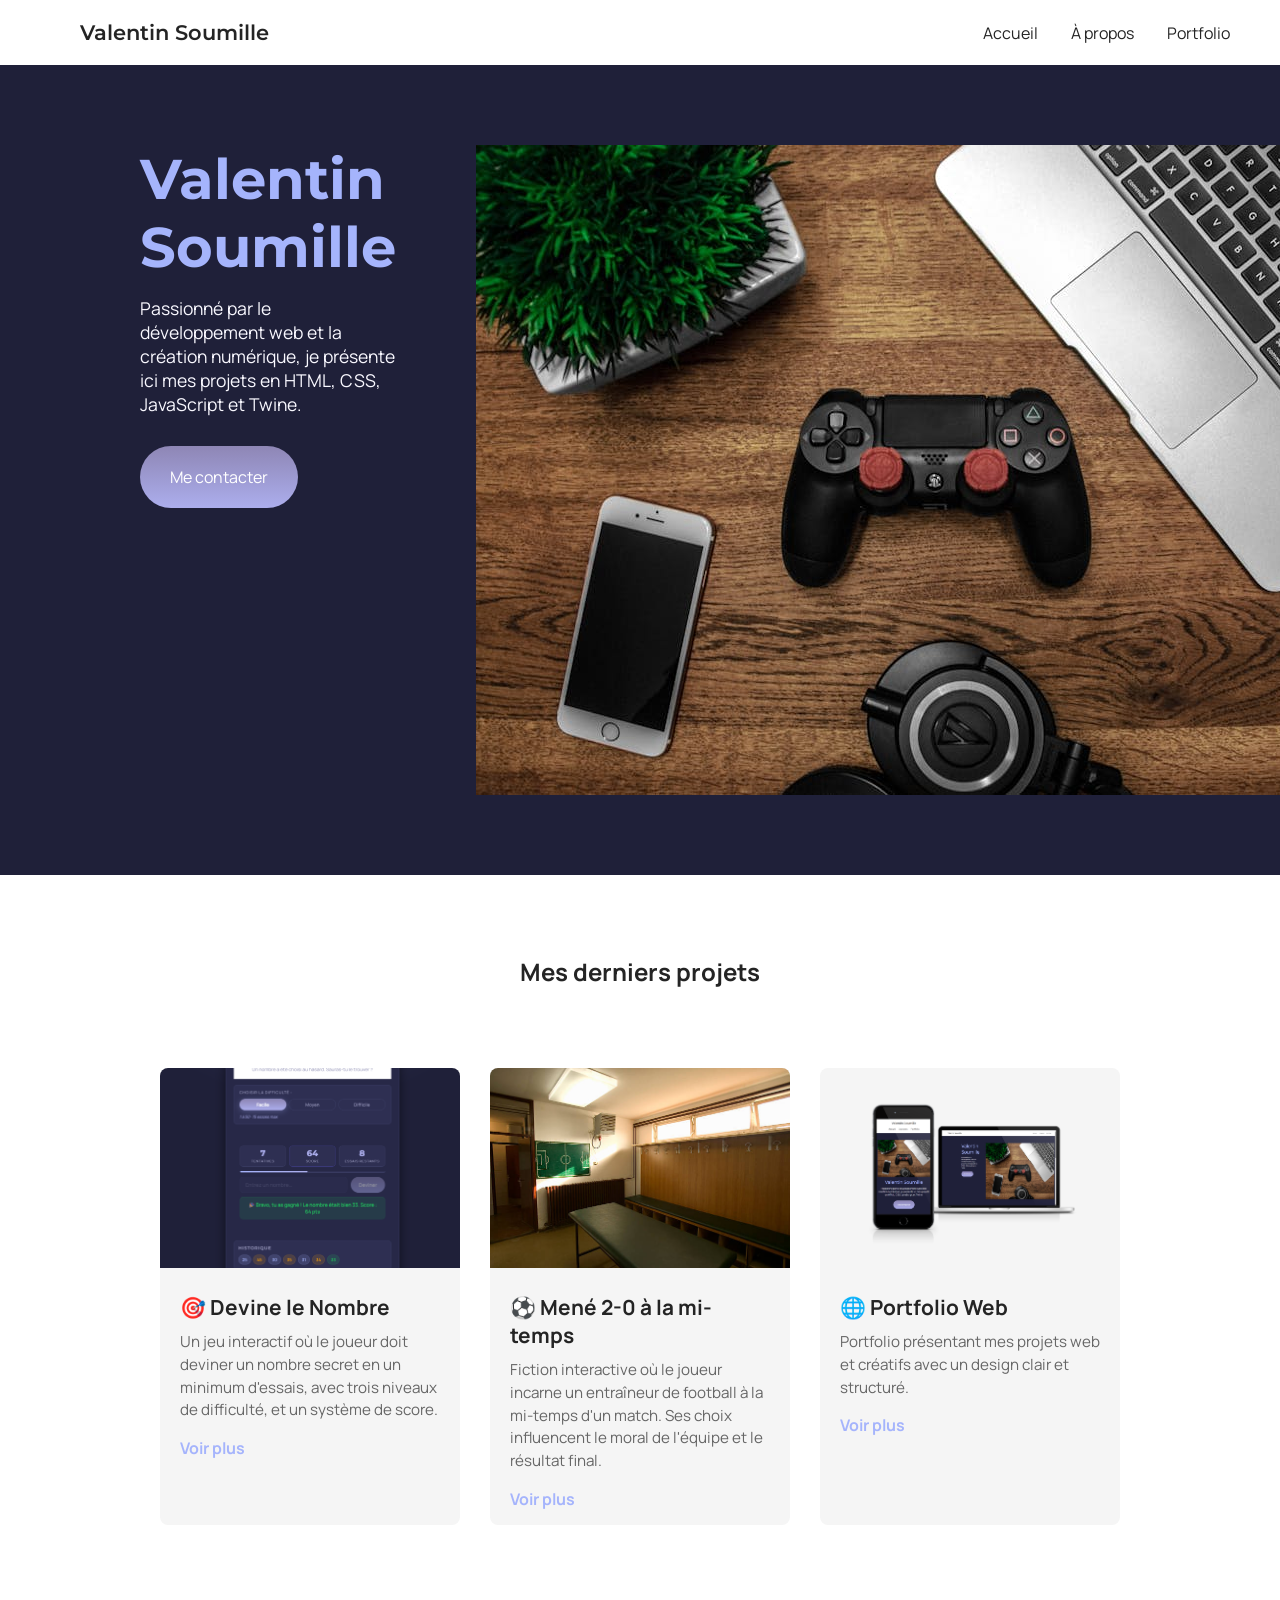
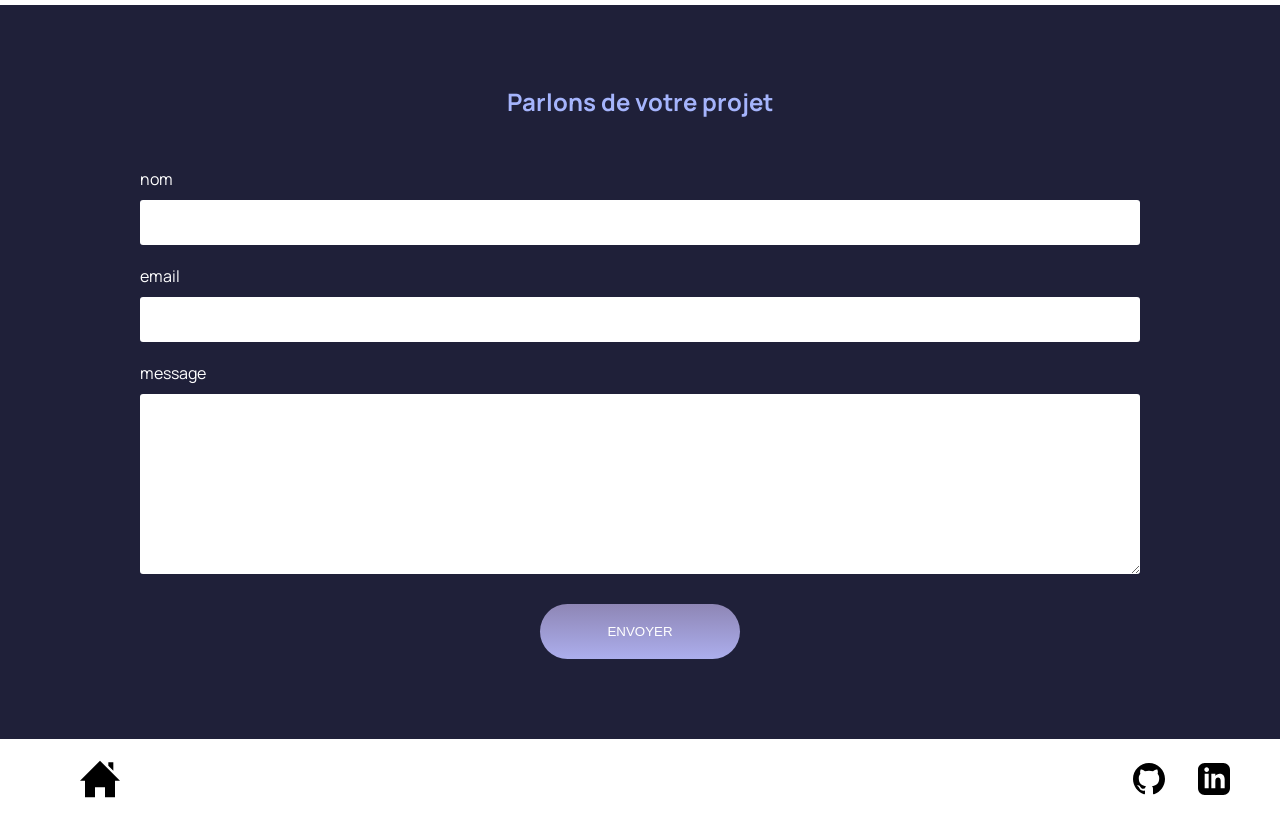
<file: index.html>
<!DOCTYPE html>
<html lang="fr">

<head>
    <meta charset="utf-8" />
    <meta name="viewport" content="width=device-width, initial-scale=1.0">
    <title>Accueil - Valentin Soumille Portfolio</title>
    <link href="css/style.css" rel="stylesheet">
    <link href="css/index.css" rel="stylesheet">
    <link rel="preconnect" href="https://fonts.googleapis.com">
    <link rel="preconnect" href="https://fonts.gstatic.com" crossorigin>
    <link href="https://fonts.googleapis.com/css2?family=Manrope&family=Montserrat&display=swap" rel="stylesheet">
</head>
<body>
    <header>
        <nav>
            <a href="index.html" class="logo">Valentin Soumille</a>
            <div>
                <a href="index.html">Accueil</a>
                <a href="a-propos.html">À propos</a>
                <a href="portfolio.html">Portfolio</a>
            </div>
        </nav>
    </header>
    <main>
        <section class="accueil-introduction">
        <div>
            <h1>Valentin Soumille</h1>
            <p>
                 Passionné par le développement web et la création numérique, 
                je présente ici mes projets en HTML, CSS, JavaScript et Twine.
            </p>
            <a href="#contact" class="cta">Me contacter</a>
        </div>
        <img src="images/gaming_workspace_topview.jpg" alt="Setup gaming et création numérique">
        </section>
        <section class="accueil-photos">
            <h2>Mes derniers projets</h2>
            <div class="projets-conteneur">
                <!-- PROJET 1 -->
                <div class="carte-projet">
                    <img src="projets/javascript/images/devine_le_nombre.png" alt="Devine le Nombre" />
                    <h3>🎯 Devine le Nombre</h3>
                    <p>Un jeu interactif où le joueur doit deviner un nombre secret en un minimum d'essais,
                        avec trois niveaux de difficulté, et un système de score.
                    </p>
                    <a href="portfolio.html#projet-1" class="projet-lien">Voir plus</a>
                </div>
                <!-- PROJET 2 -->
                <div class="carte-projet">
                    <img src="projets/twine/images/twine_intro_vestiaire.jpg" alt="Mené 2-0 à la mi-temps" />
                    <h3>⚽ Mené 2-0 à la mi-temps</h3>
                    <p>Fiction interactive où le joueur incarne un entraîneur de football à la mi-temps d'un match.
                        Ses choix influencent le moral de l'équipe et le résultat final.
                    </p>
                    <a href="portfolio.html#projet-2" class="projet-lien">Voir plus</a>
                </div>
                <!-- PROJET 3 -->
                <div class="carte-projet">
                    <img src="projets/site-web/images/mockup_device.png" alt="Mockup Device Portfolio Web" />
                    <h3>🌐 Portfolio Web</h3>
                    <p>Portfolio présentant mes projets web et créatifs avec un design clair et structuré.</p>
                    <a href="portfolio.html#projet-3" class="projet-lien">Voir plus</a>
                </div>
            </div>
        </section>
        <section id="contact" class="section-contact">
            <h2>Parlons de votre projet</h2>
            <form method="get" action="">
                <div class="form-nom-email">
                    <div class="form-column">
                        <label for="nom">nom</label>
                        <input type="text" name="nom" id="nom" />
                    </div>
                </div>
                <div class="form-column">
                    <label for="email">email</label>
                    <input type="email" name="email" id="email" />
                   </div>
                </div>
                <label for="message">message</label>
                <textarea name="message" id="message" rows="10"></textarea>
                <input type="submit" value="ENVOYER" class="cta" />
            </form>
        </section>
    </main>
    <footer>
       <a href="index.html" class="lien-icone">
        <img src="images/icon-home.svg" alt="accueil" width="40px" height="40px" />
       </a>
       <div>
        <a target="_blank" href="https://github.com/RaccoonVanguard" class="lien-icone">
             <img src="images/icon-github.svg" alt="Logo Github" width="32px" height="32px" />
        </a>
        <a target="_blank" href="https://www.linkedin.com/in/valentin-soumille-17a0013b8/" class="lien-icone">
             <img src="images/icon-linkedin.svg" alt="Logo Linkedin" width="32px" height="32px" />
        </a>
       </div>
    </footer>
</body>
</html>
</file>
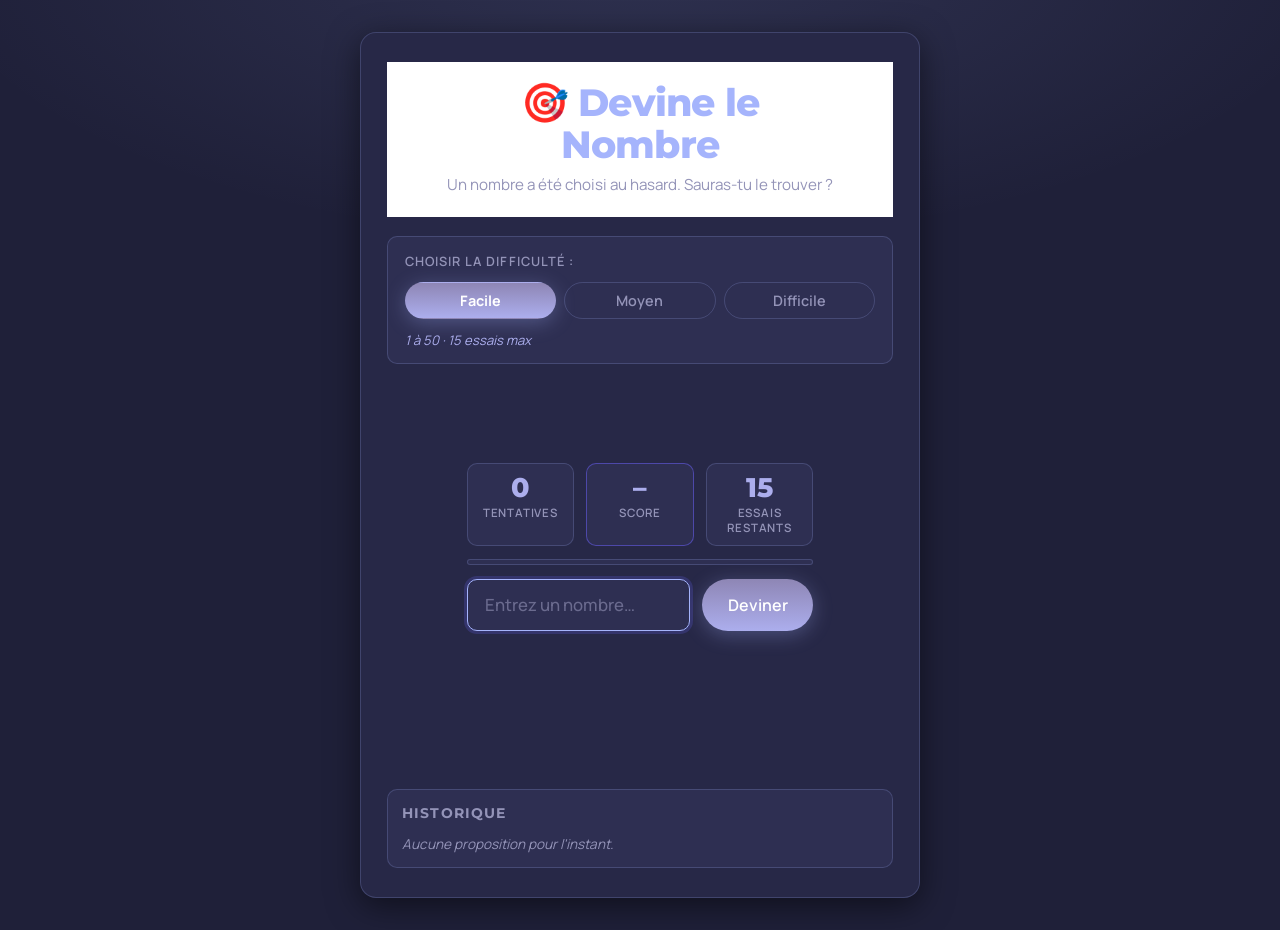
<file: projets/javascript/index.html>
<!DOCTYPE html>
<html lang="fr">
<head>
  <meta charset="UTF-8" />
  <meta name="viewport" content="width=device-width, initial-scale=1.0" />
  <title>Deviner le Nombre – Mini-Jeu</title>

  <!-- CSS global du portfolio -->
  <link href="../../css/style.css" rel="stylesheet" />
  <link href="../../css/portfolio.css" rel="stylesheet" />

  <!-- Styles spécifiques au jeu -->
  <link href="css/game.css" rel="stylesheet" />

  <!-- Polices Google Fonts -->
  <link rel="preconnect" href="https://fonts.googleapis.com" />
  <link rel="preconnect" href="https://fonts.gstatic.com" crossorigin />
  <link href="https://fonts.googleapis.com/css2?family=Montserrat:wght@700;800&family=Manrope:wght@400;500;600;700&display=swap" rel="stylesheet" />

  <!-- Scripts du jeu — chargés dans l'ordre de dépendance :
       config  → etat  → ui  → game  → main
       defer : téléchargement en parallèle, exécution après le DOM -->
  <script src="scripts/config.js" defer></script>
  <script src="scripts/etat.js"   defer></script>
  <script src="scripts/ui.js"     defer></script>
  <script src="scripts/game.js"   defer></script>
  <script src="scripts/main.js"   defer></script>
</head>
<body>

  <!-- =============================================
       SECTION PRINCIPALE DU JEU
  ============================================= -->
  <main class="jeu-conteneur" id="jeu-conteneur">

    <!-- En-tête du jeu -->
    <header class="jeu-entete">
      <h1 class="jeu-titre">🎯 Devine le Nombre</h1>
      <p class="jeu-sous-titre">Un nombre a été choisi au hasard. Sauras-tu le trouver ?</p>
    </header>

    <!-- Sélecteur de difficulté -->
    <section class="jeu-difficulte" aria-label="Niveau de difficulté">
      <p class="jeu-difficulte-label">Choisir la difficulté :</p>
      <div class="jeu-difficulte-boutons" role="group" aria-label="Niveaux">
        <button class="btn-difficulte actif" data-niveau="facile"    aria-pressed="true">Facile</button>
        <button class="btn-difficulte"       data-niveau="moyen"     aria-pressed="false">Moyen</button>
        <button class="btn-difficulte"       data-niveau="difficile" aria-pressed="false">Difficile</button>
      </div>
      <p class="jeu-difficulte-info" id="info-difficulte">1 à 50 · 15 essais max</p>
    </section>

    <!-- Zone de jeu principale -->
    <section class="jeu-zone" aria-live="polite">

      <!-- Statistiques (essais, score, restants) -->
      <div class="jeu-stats">
        <div class="jeu-stat">
          <span class="jeu-stat-valeur" id="compteur-tentatives">0</span>
          <span class="jeu-stat-etiquette">Tentatives</span>
        </div>
        <div class="jeu-stat jeu-stat--score">
          <span class="jeu-stat-valeur" id="score-actuel">–</span>
          <span class="jeu-stat-etiquette">Score</span>
        </div>
        <div class="jeu-stat">
          <span class="jeu-stat-valeur" id="essais-restants">15</span>
          <span class="jeu-stat-etiquette">Essais restants</span>
        </div>
      </div>

      <!-- Barre de progression des essais -->
      <div class="jeu-barre-conteneur" aria-label="Progression des essais" role="progressbar" aria-valuemin="0" aria-valuemax="100" aria-valuenow="0">
        <div class="jeu-barre-fond">
          <div class="jeu-barre-remplissage" id="barre-progression"></div>
        </div>
      </div>

      <!-- Champ de saisie et bouton -->
      <div class="jeu-saisie">
        <input
          type="number"
          id="champ-proposition"
          class="jeu-input"
          placeholder="Entrez un nombre…"
          min="1"
          max="100"
          aria-label="Votre proposition"
          autocomplete="off"
        />
        <!-- Plus de onclick="..." : les événements sont gérés dans main.js -->
        <button class="btn-deviner" id="btn-deviner">
          Deviner
        </button>
      </div>

      <!-- Message de retour (trop petit / trop grand / bravo) -->
      <div class="jeu-message" id="message-retour" role="status" aria-live="assertive"></div>

    </section>

    <!-- Historique des propositions -->
    <section class="jeu-historique" aria-label="Historique des propositions">
      <h2 class="jeu-historique-titre">Historique</h2>
      <ul class="jeu-historique-liste" id="historique-liste">
        <li class="jeu-historique-vide">Aucune proposition pour l'instant.</li>
      </ul>
    </section>

    <!-- Bouton Rejouer (masqué par défaut) -->
    <div class="jeu-rejouer" id="zone-rejouer" hidden>
      <!-- Plus de onclick="..." : l'événement est géré dans main.js -->
      <button class="btn-rejouer" id="btn-rejouer">
        🔄 Rejouer
      </button>
    </div>

  </main>

</body>
</html>
</file>
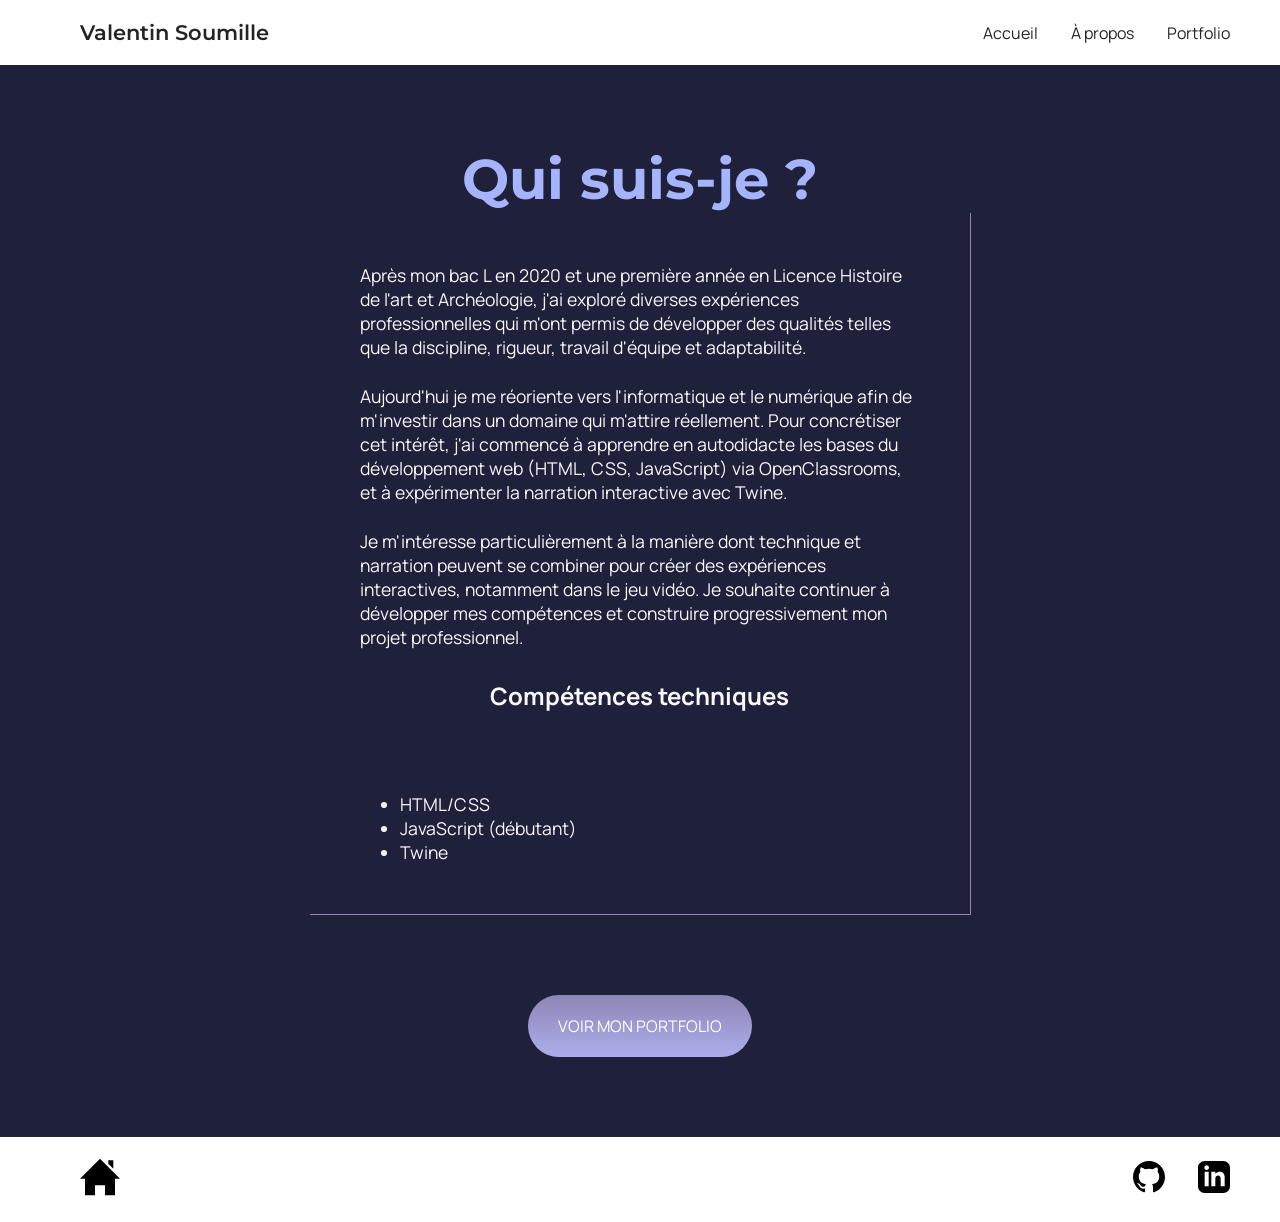
<file: a-propos.html>
<!DOCTYPE html>
<html>

<head>
<meta charset="utf-8" />
<meta name="viewport" content="width=device-width, initial-scale=1.0">
<title>À propos - Valentin Soumille</title>
<link href="css/style.css" rel="stylesheet" />
<link href="css/a-propos.css" rel="stylesheet" />
<link rel="preconnect" href="https://fonts.googleapis.com">
 <link rel="preconnect" href="https://fonts.gstatic.com" crossorigin>
 <link href="https://fonts.googleapis.com/css2?family=Manrope&family=Montserrat&display=swap" rel="stylesheet">
</head>

<body>
    <header>
        <nav>
            <a href="index.html" class="logo">Valentin Soumille</a>
            <div>
                <a href="index.html">Accueil</a>
                <a href="a-propos.html">À propos</a>
                <a href="portfolio.html">Portfolio</a>
            </div>
        </nav>
    </header>
    <main class="a-propos-main">
        <section>
            <h1>Qui suis-je ?</h1>
            <div class="carre-contenu">
                <p>
                  Après mon bac L en 2020 et une première année en Licence Histoire de l'art et Archéologie,
                  j'ai exploré diverses expériences professionnelles qui m'ont permis de développer 
                  des qualités telles que la discipline, rigueur, travail d'équipe et adaptabilité.
                </p>
                 <p>
                  Aujourd'hui je me réoriente vers l'informatique et le numérique afin de m'investir dans un domaine
                  qui m'attire réellement. Pour concrétiser cet intérêt, j'ai commencé à apprendre en autodidacte les bases du 
                  développement web (HTML, CSS, JavaScript) via OpenClassrooms, et à expérimenter la narration interactive avec Twine.
                </p>
                 <p>
                  Je m'intéresse particulièrement à la manière dont technique et narration peuvent se combiner pour créer des expériences interactives,
                  notamment dans le jeu vidéo. Je souhaite continuer à développer mes compétences et construire progressivement mon projet professionnel.
                </p>
                <h2>Compétences techniques</h2>
                <ul>
                    <li>HTML/CSS</li>
                    <li>JavaScript (débutant)</li>
                    <li>Twine</li>
                </ul>
            </div>
            <div>
                <a href="portfolio.html" class="cta">VOIR MON PORTFOLIO</a>
            </div>
        </section>
    </main>
   <footer>
    <a href="index.html" class="lien-icone">
        <img src="images/icon-home.svg" alt="accueil" width="40px" height="40px" />
    </a>
    <div>
        <a target="_blank" href="https://github.com/RaccoonVanguard" class="lien-icone" >
            <img src="images/icon-github.svg" alt="Logo Github" width="32px" height="32px" />
        </a>
        <a target="_blank" href="https://www.linkedin.com/in/valentin-soumille-17a0013b8/" class="lien-icone" >
            <img src="images/icon-linkedin.svg" alt="Logo Linkedin" width="32px" height="32px" />
        </a>
    </div>
   </footer> 
</body>
</html>
</file>
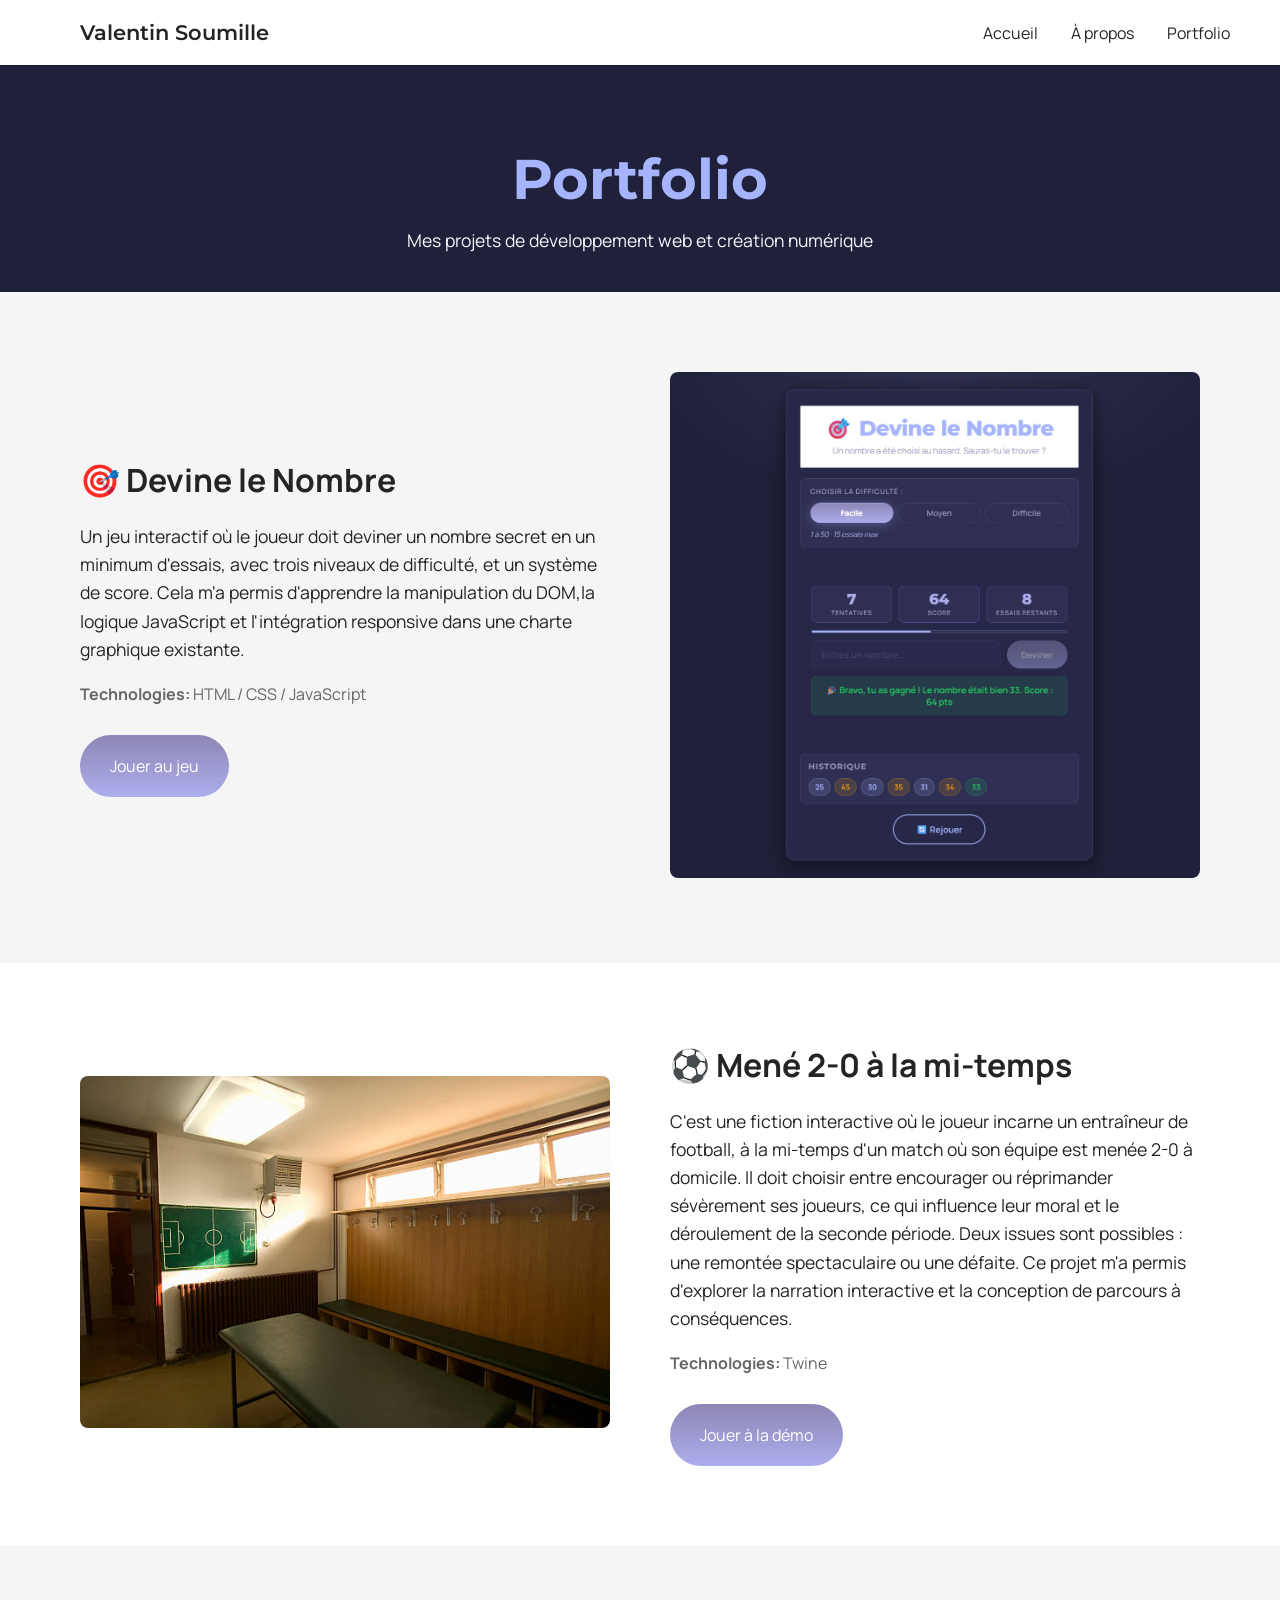
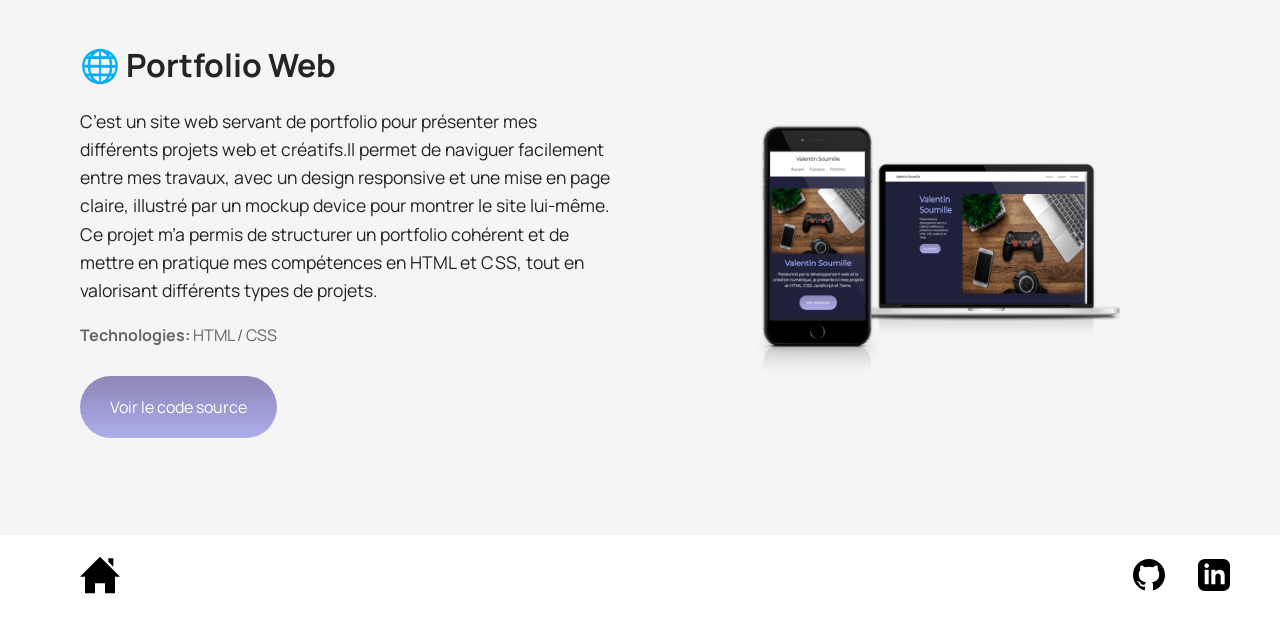
<file: portfolio.html>
<!DOCTYPE html>
<html>

<head>
    <meta charset="utf-8" />
    <meta name="viewport" content="width=device-width, initial-scale=1.0">
    <title>Portfolio - Valentin Soumille</title>
    <link href="css/style.css" rel="stylesheet" />
    <link href="css/portfolio.css" rel="stylesheet" />
     <link rel="preconnect" href="https://fonts.googleapis.com">
     <link rel="preconnect" href="https://fonts.gstatic.com" crossorigin>
     <link href="https://fonts.googleapis.com/css2?family=Manrope&family=Montserrat&display=swap" rel="stylesheet">
</head>
<body>
    <header>
        <nav>
           <a href="index.html" class="logo">Valentin Soumille</a>
           <div>
            <a href="index.html">Accueil</a>
            <a href="a-propos.html">À propos</a>
            <a href="portfolio.html">Portfolio</a>
          </div>
        </nav>
    </header>
    <main>
        <section class="portfolio-header">
            <h1>Portfolio</h1>
            <p>Mes projets de développement web et création numérique</p>
        </section>

        <!-- PROJET 1 -->
        <section class="portfolio-projet" id="projet-1">
            <div class="projet-contenu">
                <div class="projet-texte">
                    <h2>🎯 Devine le Nombre</h2>
                    <p class="projet-description">
                        Un jeu interactif où le joueur doit deviner un nombre secret en un minimum d'essais, 
                        avec trois niveaux de difficulté, et un système de score.
                        Cela m'a permis d'apprendre la manipulation du DOM,la logique JavaScript 
                        et l'intégration responsive dans une charte graphique existante.
                    </p>
                    <div class="projet-technologies">
                        <strong>Technologies:</strong> HTML / CSS / JavaScript
                    </div>
                    <a href="projets/javascript/index.html" class="cta">Jouer au jeu</a>
                </div>
                <div class="projet-image">
                    <img src="projets/javascript/images/devine_le_nombre.png" alt="Devine le Nombre" />
                </div>
            </div>
        </section>

        <!-- PROJET 2 -->
        <section class="portfolio-projet" id="projet-2">
            <div class="projet-contenu">
                <div class="projet-image">
                    <img src="projets/twine/images/twine_intro_vestiaire.jpg" alt="Mené 2-0 à la mi-temps" />
                </div>
                <div class="projet-texte">
                    <h2>⚽ Mené 2-0 à la mi-temps</h2>
                    <p class="projet-description">
                        C'est une fiction interactive où le joueur incarne un entraîneur de football, 
                        à la mi-temps d'un match où son équipe est menée 2-0 à domicile.
                        Il doit choisir entre encourager ou réprimander sévèrement ses joueurs, 
                        ce qui influence leur moral et le déroulement de la seconde période.
                        Deux issues sont possibles : une remontée spectaculaire ou une défaite.
                        Ce projet m'a permis d'explorer la narration interactive et la conception de parcours à conséquences.
                    </p>
                    <div class="projet-technologies">
                        <strong>Technologies:</strong> Twine
                    </div>
                    <a href="projets/twine/index.html" class="cta">Jouer à la démo</a>
                </div>
            </div>
        </section>

        <!-- PROJET 3 -->
        <section class="portfolio-projet" id="projet-3">
            <div class="projet-contenu">
                <div class="projet-texte">
                    <h2>🌐 Portfolio Web</h2>
                    <p class="projet-description">
                        C’est un site web servant de portfolio pour présenter mes différents projets web et créatifs.Il permet de naviguer facilement entre mes travaux, 
                        avec un design responsive et une mise en page claire, illustré par un mockup device pour montrer le site lui-même.
                        Ce projet m’a permis de structurer un portfolio cohérent et de mettre en pratique mes compétences en HTML et CSS, 
                        tout en valorisant différents types de projets.
                    </p>
                    <div class="projet-technologies">
                        <strong>Technologies:</strong> HTML / CSS
                    </div>
                    <a href="https://github.com/RaccoonVanguard/mon-portfolio.git" target="_blank" class="cta" title="Dépôt GitHub">Voir le code source</a>
                </div>
                <div class="projet-image">
                    <img src="projets/site-web/images/mockup_device.png" alt="Mockup Device Portfolio Web" />
                </div>
            </div>
        </section>

    </main>

    <footer>
         <a href="index.html" class="lien-icone">
            <img src="images/icon-home.svg" alt="accueil" width="40px" height="40px" />
        </a>
        <div>
            <a target="_blank" href="https://github.com/RaccoonVanguard" class="lien-icone">
                <img src="images/icon-github.svg" alt="Logo Github" width="32px" height="32px" />
            </a>
            <a target="_blank" href="https://www.linkedin.com/in/valentin-soumille-17a0013b8/" class="lien-icone">
                <img src="images/icon-linkedin.svg" alt="Logo Linkedin" width="32px" height="32px" />
            </a>
        </div>
    </footer>

</body>

</html>
</file>
<file: css/style.css>
* {
  margin: 0;
}

body {
  font-family: 'Manrope', sans-serif;
  font-size: 1em;
  background-color: #1f2039;
}

a {
  color: #242424;
  text-decoration: none;
}

em {
  color: #a5b4fc;
  font-style: normal;
}

h1 {
  font-size: 3.5em;
  color: #a5b4fc;
  font-family: 'Montserrat', sans-serif;
}

h2 {
  color: #f9f8ff;
}

p,
li {
  font-size: 1.1em;
  color: #f9f8ff;
}

header,
footer {
  background-color: white;
  padding: 20px 50px;
}

.cta {
  display: inline-block;
  background: linear-gradient(#8e86b5, #acaeed);
  color: white;
  border-radius: 50px;
  padding: 20px 30px;
}

a:hover {
  text-decoration: underline;
}

.cta:hover {
  background: linear-gradient(#696484, #8788ba);
  text-decoration: none;
}

.lien-icone {
  margin-left: 30px;
}

.lien-icone:hover {
  opacity: 0.5;
}

section {
  padding: 80px;
}

footer,
nav {
  display: flex;
  flex-direction: row;
  align-items: center;
  justify-content: space-between;
}

nav a {
  margin-left: 30px;
}

.logo {
  font-family: 'Montserrat', sans-serif;
  font-size: 1.3em;
  font-weight: 600;
  color: #242424;
}

.logo:hover {
  text-decoration: none;
  opacity: 0.7;
}

@media screen and (max-width: 996px) {
  header nav {
    flex-direction: column;
    align-items: center;
    justify-content: center;
  }

 .logo {
    margin-bottom: 20px;
  }

  header,
  footer {
    padding: 20px 20px;
  }

  h1 {
    font-size: 2em;
  }

  section {
    padding: 50px 20px 50px 20px;
  }

  nav a {
    margin-left: 10px;
    margin-right: 10px;
  }
}
</file>
<file: css/index.css>
.accueil-photos {
  background-color: white;
  padding: 80px;
}

.accueil-photos h2 {
  color: #242424;
  text-align: center;
  margin-bottom: 80px;
}

.projets-conteneur {
  display: flex;
  flex-direction: row;
  gap: 30px;
  justify-content: center;
  flex-wrap: wrap;
}

.carte-projet {
  flex: 1;
  min-width: 250px;
  max-width: 300px;
  background-color: #f5f5f5;
  border-radius: 8px;
  overflow: hidden;
  transition: transform 0.3s ease, box-shadow 0.3s ease;
}

.carte-projet:hover {
  transform: translateY(-5px);
  box-shadow: 0 10px 25px rgba(0, 0, 0, 0.1);
}

.carte-projet img {
  width: 100%;
  height: 200px;
  object-fit: cover;
}

.carte-projet h3 {
  color: #242424;
  font-size: 1.3em;
  padding: 20px 20px 10px 20px;
  margin: 0;
}

.carte-projet p {
  color: #666;
  font-size: 0.95em;
  padding: 0 20px;
  margin: 0;
  line-height: 1.5;
}

.projet-lien {
  display: inline-block;
  color: #a5b4fc;
  text-decoration: none;
  padding: 15px 20px;
  font-weight: bold;
  transition: color 0.3s ease;
}

.projet-lien:hover {
  color: #8e86b5;
  text-decoration: underline;
}

.accueil-introduction {
  display: flex;
  flex-direction: row;
  max-width: 1000px;
  align-items: flex-start;
  margin: auto;
}

.accueil-introduction h1 {
  margin-bottom: 15px;
}

.accueil-introduction p {
  margin-bottom: 30px;
}

.accueil-introduction div {
  padding-right: 80px;
}

.section-contact h2 {
  color: #a5b4fc;
  text-align: center;
  margin-bottom: 50px;
}

form {
  display: flex;
  flex-direction: column;
  max-width: 1000px;
  margin: auto;
  color: white;
}

.form-nom-email {
  display: flex;
  flex-direction: row;
  gap: 20px;
}

.form-column {
  flex: 1;
  display: flex;
  flex-direction: column;
  margin-bottom: 20px;
}

input,
textarea {
  padding: 15px;
  border-radius: 3px;
  border: none;
}

label {
  margin-bottom: 10px;
}

input[type='submit'] {
  width: 200px;
  margin: auto;
  margin-top: 30px;
}

@media screen and (max-width: 996px) {
  .accueil-introduction {
    flex-direction: column;
    align-items: center;
    justify-content: center;
  }

  .accueil-introduction div {
    padding-right: 0;
    text-align: center;
    order: 2;
  }

  .accueil-introduction img {
    order: 1;
    margin-bottom: 20px;
    width: 100%;
  }

  .accueil-photos {
    padding: 20px;
  }

    .projets-conteneur{
    flex-direction: column;
    align-items: center;
    gap: 20px;
  }

    .carte-projet {
    min-width: 100%;
    max-width: 100%;
  }

  

  .section-contact {
    padding: 50px 20px;
  }

  .form-nom-email {
    flex-direction: column;
    gap: 0;
  }
}
</file>
<file: css/portfolio.css>
.portfolio-header {
  text-align: center;
  padding-bottom: 40px;
}

.portfolio-header h1 {
  margin-bottom: 15px;
}

.portfolio-header p {
  font-size: 1.1em;
  color: #f9f8ff;
}

/* Projet Sections */
.portfolio-projet {
  background-color: white;
  padding: 80px;
  margin-bottom: 0;
}

.portfolio-projet:nth-child(odd) {
  background-color: white;
}

.portfolio-projet:nth-child(even) {
  background-color: #f5f5f5;
}

.projet-contenu {
  display: flex;
  flex-direction: row;
  align-items: center;
  gap: 60px;
  max-width: 1200px;
  margin: 0 auto;
}

.projet-texte {
  flex: 1;
}

.projet-image {
  flex: 1;
}

.projet-image img {
  width: 100%;
  height: auto;
  border-radius: 8px;
  object-fit: cover;
}

.portfolio-projet h2 {
  color: #242424;
  font-size: 2em;
  margin-bottom: 20px;
}

.projet-description {
  color: #242424;
  font-size: 1.1em;
  margin-bottom: 20px;
  line-height: 1.6;
}

.projet-technologies {
  color: #666;
  font-size: 1em;
  margin-bottom: 30px;
}

.portfolio-projet .cta {
  background: linear-gradient(#8e86b5, #acaeed);
  color: white;
  text-decoration: none;
}

.portfolio-projet:nth-child(even) .project-contenu {
  flex-direction: row-reverse;
}

/* Responsive Design */
@media screen and (max-width: 996px) {
  .portfolio-projet {
    padding: 50px 20px;
  }

  .projet-contenu {
    flex-direction: column;
    gap: 30px;
  }

  .portfolio-projet:nth-child(even) .projet-contenu {
    flex-direction: column;
  }

  .projet-texte,
  .projet-image {
    flex: 1 1 100%;
  }

  .portfolio-projet h2 {
    font-size: 1.5em;
  }

  .projet-description {
    font-size: 1em;
  }
}
</file>
<file: projets/javascript/css/game.css>
/* ==============================================
   game.css – Styles spécifiques au mini-jeu
   "Deviner le Nombre"
   Auteur : [Ton Nom] – Portfolio MMI / BTS SIO

   ⚠️  Ce fichier reprend exactement la charte de
       style.css + portfolio.css :
       - Fond      : #1f2039
       - Accent    : #a5b4fc  (em, h1, liens)
       - CTA       : dégradé #8e86b5 → #acaeed, radius 50px
       - Texte     : #f9f8ff
       - Polices   : Manrope (corps) / Montserrat (titres)
   ============================================== */

/* ── Variables CSS du jeu ──────────────────────
   Synchronisées avec style.css et portfolio.css.
   Modifier ici si la charte évolue.
   ────────────────────────────────────────────── */
:root {
  --jeu-accent:          #a5b4fc;
  --jeu-accent-clair:    #acaeed;
  --jeu-gradient-debut:  #8e86b5;
  --jeu-gradient-fin:    #acaeed;
  --jeu-succes:          #22c55e;
  --jeu-erreur:          #ef4444;
  --jeu-attention:       #f59e0b;
  --jeu-fond:            #1f2039;
  --jeu-surface:         #272847;
  --jeu-surface-2:       #2e2f52;
  --jeu-texte:           #f9f8ff;
  --jeu-texte-doux:      #9494b8;
  --jeu-bordure:         rgba(165, 180, 252, 0.2);
  --jeu-police-titre:    'Montserrat', sans-serif;
  --jeu-police-texte:    'Manrope', sans-serif;
  --jeu-radius:          16px;
  --jeu-radius-sm:       10px;
  --jeu-radius-btn:      50px;
  --jeu-ombre:           0 8px 32px rgba(0, 0, 0, 0.5);
  --jeu-ombre-accent:    0 4px 20px rgba(165, 180, 252, 0.3);
  --jeu-transition:      0.25s cubic-bezier(0.4, 0, 0.2, 1);
}

/* ── Reset minimal ──────────────────────────── */
*, *::before, *::after {
  box-sizing: border-box;
  margin: 0;
  padding: 0;
}

/* ── Fond de page ─────────────────────────────── */
body {
  min-height: 100vh;
  display: flex;
  align-items: center;
  justify-content: center;
  padding: 2rem 1rem;
  background-image:
    radial-gradient(ellipse 80% 45% at 50% -5%, rgba(165,180,252,0.12) 0%, transparent 70%);
}

/* ── Conteneur principal du jeu ─────────────── */
.jeu-conteneur {
  width: 100%;
  max-width: 560px;
  background: var(--jeu-surface);
  border: 1px solid var(--jeu-bordure);
  border-radius: var(--jeu-radius);
  padding: 1.8rem 1.6rem;
  box-shadow: var(--jeu-ombre);
  display: flex;
  flex-direction: column;
  gap: 1.2rem;
  animation: apparition 0.5s var(--jeu-transition) both;
}

@keyframes apparition {
  from { opacity: 0; transform: translateY(24px); }
  to   { opacity: 1; transform: translateY(0);    }
}

/* ── En-tête ────────────────────────────────── */
.jeu-entete {
  text-align: center;
}

.jeu-titre {
  font-family: var(--jeu-police-titre);
  font-size: clamp(1.8rem, 5vw, 2.4rem);
  font-weight: 800;
  letter-spacing: -0.02em;
  color: var(--jeu-accent);
  line-height: 1.1;
  margin-bottom: 0.5rem;
}

.jeu-sous-titre {
  color: var(--jeu-texte-doux);
  font-size: 0.95rem;
  line-height: 1.5;
}

/* ── Sélecteur de difficulté ────────────────── */
.jeu-difficulte {
  background: var(--jeu-surface-2);
  border-radius: var(--jeu-radius-sm);
  padding: 0.9rem 1.1rem;
  display: flex;
  flex-direction: column;
  gap: 0.75rem;
  border: 1px solid var(--jeu-bordure);
}

.jeu-difficulte-label {
  font-size: 0.8rem;
  text-transform: uppercase;
  letter-spacing: 0.08em;
  color: var(--jeu-texte-doux);
  font-weight: 600;
}

.jeu-difficulte-boutons {
  display: flex;
  gap: 0.5rem;
  flex-wrap: wrap;
}

.btn-difficulte {
  flex: 1;
  min-width: 80px;
  padding: 0.5rem 1.2rem;
  border: 1px solid var(--jeu-bordure);
  background: transparent;
  color: var(--jeu-texte-doux);
  border-radius: var(--jeu-radius-btn);
  font-family: var(--jeu-police-texte);
  font-size: 0.9rem;
  font-weight: 600;
  cursor: pointer;
  transition: all var(--jeu-transition);
}

.btn-difficulte:hover {
  border-color: var(--jeu-accent);
  color: var(--jeu-texte);
  background: rgba(165, 180, 252, 0.1);
}

.btn-difficulte.actif {
  background: linear-gradient(var(--jeu-gradient-debut), var(--jeu-gradient-fin));
  border-color: transparent;
  color: #fff;
  font-weight: 700;
  box-shadow: var(--jeu-ombre-accent);
}

.jeu-difficulte-info {
  font-size: 0.82rem;
  color: var(--jeu-accent-clair);
  font-style: italic;
}

/* ── Zone principale de jeu ─────────────────── */
.jeu-zone {
  display: flex;
  flex-direction: column;
  gap: 0.85rem;
}

/* ── Statistiques ──────────────────────────── */
.jeu-stats {
  display: grid;
  grid-template-columns: repeat(3, 1fr);
  gap: 0.75rem;
}

.jeu-stat {
  background: var(--jeu-surface-2);
  border: 1px solid var(--jeu-bordure);
  border-radius: var(--jeu-radius-sm);
  padding: 0.6rem 0.6rem;
  text-align: center;
  display: flex;
  flex-direction: column;
  gap: 0.25rem;
  transition: border-color var(--jeu-transition);
}

.jeu-stat--score {
  border-color: rgba(108, 99, 255, 0.5);
}

.jeu-stat-valeur {
  font-family: var(--jeu-police-titre);
  font-size: 1.7rem;
  font-weight: 800;
  color: var(--jeu-accent-clair);
  line-height: 1;
  transition: color var(--jeu-transition), transform 0.15s;
}

.jeu-stat-valeur.animer {
  animation: popValeur 0.3s ease both;
}

@keyframes popValeur {
  0%   { transform: scale(1);    }
  50%  { transform: scale(1.25); }
  100% { transform: scale(1);    }
}

.jeu-stat-etiquette {
  font-size: 0.72rem;
  text-transform: uppercase;
  letter-spacing: 0.07em;
  color: var(--jeu-texte-doux);
  font-weight: 600;
}

/* ── Barre de progression ───────────────────── */
.jeu-barre-conteneur {
  display: flex;
  flex-direction: column;
  gap: 0.3rem;
}

.jeu-barre-fond {
  height: 6px;
  background: var(--jeu-surface-2);
  border-radius: 99px;
  overflow: hidden;
  border: 1px solid var(--jeu-bordure);
}

.jeu-barre-remplissage {
  height: 100%;
  width: 0%;
  background: linear-gradient(90deg, var(--jeu-accent), var(--jeu-accent-clair));
  border-radius: 99px;
  transition: width 0.4s var(--jeu-transition), background 0.4s;
}

.jeu-barre-remplissage.danger {
  background: linear-gradient(90deg, var(--jeu-attention), var(--jeu-erreur));
}

/* ── Zone de saisie ─────────────────────────── */
.jeu-saisie {
  display: flex;
  gap: 0.75rem;
}

.jeu-input {
  flex: 1;
  padding: 0.85rem 1.1rem;
  background: var(--jeu-surface-2);
  border: 1.5px solid var(--jeu-bordure);
  border-radius: var(--jeu-radius-sm);
  color: var(--jeu-texte);
  font-family: var(--jeu-police-texte);
  font-size: 1.05rem;
  font-weight: 500;
  outline: none;
  transition: border-color var(--jeu-transition), box-shadow var(--jeu-transition);
  -moz-appearance: textfield;
  appearance: textfield;
}

.jeu-input::-webkit-outer-spin-button,
.jeu-input::-webkit-inner-spin-button {
  -webkit-appearance: none;
}

.jeu-input::placeholder {
  color: var(--jeu-texte-doux);
  opacity: 0.6;
}

.jeu-input:focus {
  border-color: var(--jeu-accent);
  box-shadow: 0 0 0 3px rgba(108, 99, 255, 0.2);
}

.jeu-input:disabled {
  opacity: 0.45;
  cursor: not-allowed;
}

/* ── Bouton "Deviner" ───────────────────────── */
.btn-deviner {
  padding: 0.85rem 1.6rem;
  background: linear-gradient(var(--jeu-gradient-debut), var(--jeu-gradient-fin));
  color: #fff;
  border: none;
  border-radius: var(--jeu-radius-btn);
  font-family: var(--jeu-police-texte);
  font-size: 1rem;
  font-weight: 600;
  cursor: pointer;
  transition: background var(--jeu-transition), transform 0.15s, box-shadow var(--jeu-transition);
  white-space: nowrap;
  box-shadow: var(--jeu-ombre-accent);
}

.btn-deviner:hover:not(:disabled) {
  background: linear-gradient(#696484, #8788ba);
  transform: translateY(-1px);
  box-shadow: 0 6px 24px rgba(165, 180, 252, 0.4);
}

.btn-deviner:active:not(:disabled) {
  transform: translateY(0);
}

.btn-deviner:disabled {
  opacity: 0.45;
  cursor: not-allowed;
  box-shadow: none;
}

/* ── Message de retour ──────────────────────── */
.jeu-message {
  min-height: 2.8rem;
  display: flex;
  align-items: center;
  justify-content: center;
  border-radius: var(--jeu-radius-sm);
  padding: 0.8rem 1.2rem;
  font-size: 1rem;
  font-weight: 600;
  text-align: center;
  transition: all var(--jeu-transition);
  opacity: 0;
}

.jeu-message.visible      { opacity: 1; }
.jeu-message.trop-petit   { background: rgba(165,180,252,0.12); color: var(--jeu-accent);    border: 1px solid rgba(165,180,252,0.3); }
.jeu-message.trop-grand   { background: rgba(245,158,11,0.12);  color: var(--jeu-attention); border: 1px solid rgba(245,158,11,0.3);  }
.jeu-message.gagne        { background: rgba(34,197,94,0.12);   color: var(--jeu-succes);    border: 1px solid rgba(34,197,94,0.3);   }
.jeu-message.perdu        { background: rgba(239,68,68,0.12);   color: var(--jeu-erreur);    border: 1px solid rgba(239,68,68,0.3);   }

.jeu-message.animer {
  animation: rebond 0.35s ease both;
}

@keyframes rebond {
  0%   { transform: scale(0.92); opacity: 0; }
  60%  { transform: scale(1.03); opacity: 1; }
  100% { transform: scale(1);    opacity: 1; }
}

/* ── Animation de secousse du champ invalide ──
   Déclenchée par agiterInput() dans ui.js      */
@keyframes agiter {
  0%, 100% { transform: translateX(0);   }
  20%       { transform: translateX(-6px); }
  40%       { transform: translateX(6px);  }
  60%       { transform: translateX(-4px); }
  80%       { transform: translateX(4px);  }
}

/* ── Historique des propositions ─────────────── */
.jeu-historique {
  background: var(--jeu-surface-2);
  border: 1px solid var(--jeu-bordure);
  border-radius: var(--jeu-radius-sm);
  padding: 0.9rem;
}

.jeu-historique-titre {
  font-family: var(--jeu-police-titre);
  font-size: 0.9rem;
  font-weight: 700;
  text-transform: uppercase;
  letter-spacing: 0.08em;
  color: var(--jeu-texte-doux);
  margin-bottom: 0.8rem;
}

.jeu-historique-liste {
  list-style: none;
  display: flex;
  flex-wrap: wrap;
  gap: 0.5rem;
  max-height: 120px;
  overflow-y: auto;
  scrollbar-width: thin;
  scrollbar-color: var(--jeu-bordure) transparent;
}

.jeu-historique-vide {
  color: var(--jeu-texte-doux);
  font-size: 0.85rem;
  font-style: italic;
  width: 100%;
}

.jeu-historique-item {
  padding: 0.35rem 0.7rem;
  border-radius: 99px;
  font-size: 0.85rem;
  font-weight: 600;
  animation: entreeItem 0.25s ease both;
  border: 1px solid;
}

@keyframes entreeItem {
  from { opacity: 0; transform: scale(0.8); }
  to   { opacity: 1; transform: scale(1);   }
}

.jeu-historique-item.bas   { background: rgba(165,180,252,0.15); border-color: rgba(165,180,252,0.4); color: var(--jeu-accent); }
.jeu-historique-item.haut  { background: rgba(245,158,11,0.15);  border-color: rgba(245,158,11,0.4);  color: var(--jeu-attention); }
.jeu-historique-item.exact { background: rgba(34,197,94,0.15);   border-color: rgba(34,197,94,0.4);   color: var(--jeu-succes); }

/* ── Bouton Rejouer ───────────────────────────── */
.jeu-rejouer {
  text-align: center;
}

.btn-rejouer {
  padding: 0.9rem 2.5rem;
  background: transparent;
  color: var(--jeu-accent);
  border: 2px solid var(--jeu-accent);
  border-radius: var(--jeu-radius-btn);
  font-family: var(--jeu-police-texte);
  font-size: 1rem;
  font-weight: 600;
  cursor: pointer;
  transition: all var(--jeu-transition);
  animation: entreeRejouer 0.4s 0.1s ease both;
}

@keyframes entreeRejouer {
  from { opacity: 0; transform: translateY(10px); }
  to   { opacity: 1; transform: translateY(0);    }
}

.btn-rejouer:hover {
  background: linear-gradient(var(--jeu-gradient-debut), var(--jeu-gradient-fin));
  border-color: transparent;
  color: #fff;
  box-shadow: var(--jeu-ombre-accent);
  transform: translateY(-2px);
}

/* ── Responsive ─────────────────────────────── */
@media (max-width: 480px) {
  .jeu-conteneur {
    padding: 1.8rem 1.2rem;
    gap: 1.5rem;
  }

  .jeu-saisie {
    flex-direction: column;
  }

  .btn-deviner {
    width: 100%;
  }

  .jeu-stats {
    grid-template-columns: repeat(3, 1fr);
    gap: 0.5rem;
  }

  .jeu-stat-valeur {
    font-size: 1.4rem;
  }
}
</file>
<file: css/a-propos.css>
.carre-contenu {
  border-right: 1px solid #8e86b5;
  border-bottom: 1px solid #8e86b5;
  padding: 50px;
  width: 50%;
  margin: auto;
  margin-bottom: 80px;
}

.carre-contenu p {
    margin-bottom: 25px;
}

.carre-contenu h2 {
  margin-top: 30px;
}

.carre-contenu ul {
  margin-top: 30px;
}

.carre-contenu + div {
  text-align: center;
}

.a-propos-main {
  margin: auto;
}

h2 {
  margin-bottom: 80px;
}

h1,
h2 {
  text-align: center;
}

@media (max-width: 996px) {
    .carre-contenu {
        width: 100%;
        padding: 30px;
    }
    .carre-contenu p {
        margin-bottom: 20px;
    }
}
</file>
